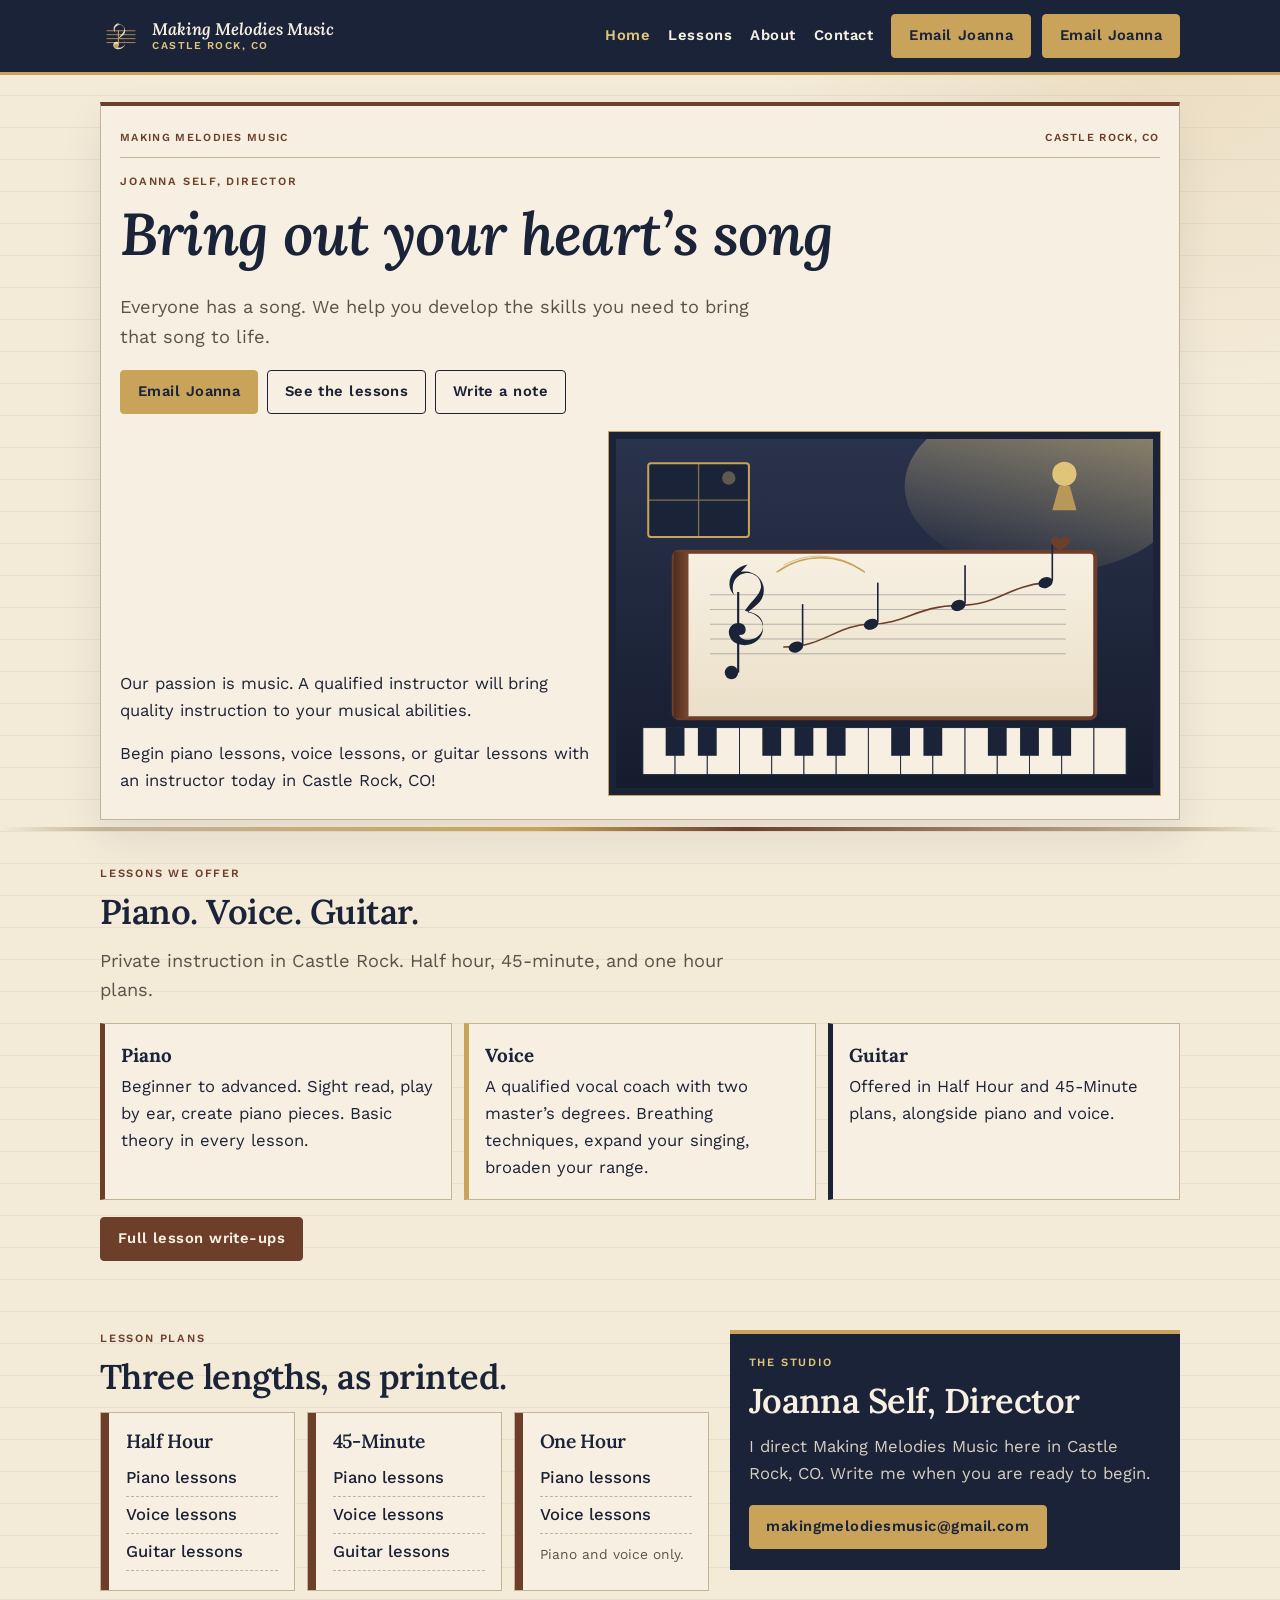
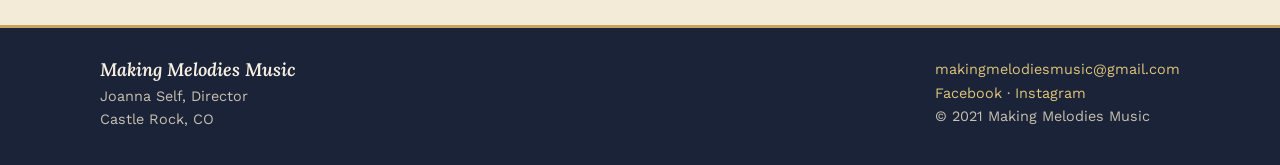
<file: index.html>
<!DOCTYPE html>
<html lang="en">
<head>
  <meta charset="utf-8">
  <meta name="viewport" content="width=device-width, initial-scale=1">
  <link rel="icon" href="assets/favicon.svg" type="image/svg+xml">
  <meta name="theme-color" content="#1a2338">
  <link rel="preconnect" href="https://fonts.googleapis.com">
  <link rel="preconnect" href="https://fonts.gstatic.com" crossorigin>
  <link href="https://fonts.googleapis.com/css2?family=Lora:ital,wght@0,500;0,600;1,500;1,600&family=Work+Sans:wght@400;500;600&display=swap" rel="stylesheet">
  <link rel="stylesheet" href="assets/styles.css">
  <title>Making Melodies Music | Private Voice, Piano &amp; Guitar Lessons | Castle Rock</title>
  <meta name="description" content="Bring out your heart's song. Private piano, voice, and guitar lessons with Joanna Self, Director of Making Melodies Music in Castle Rock, CO. Email makingmelodiesmusic@gmail.com.">
  <script type="application/ld+json">
{"@context":"https://schema.org","@type":"MusicSchool","name":"Making Melodies Music","email":"makingmelodiesmusic@gmail.com","url":"https://makingmelodiesmusic.wixsite.com/mysite","founder":{"@type":"Person","name":"Joanna Self"},"address":{"@type":"PostalAddress","addressLocality":"Castle Rock","addressRegion":"CO","addressCountry":"US"},"description":"Private piano, voice, and guitar lessons in Castle Rock, CO. Bring out your heart's song. Joanna Self, Director. Everyone has a song. We help you develop the skills you need to bring that song to life.","sameAs":["https://www.facebook.com/Making-Melodies-Music-Lessons-103261681688869","https://instagram.com/makingmelodiesmusic"]}
  </script>
</head>
<body>
  <a class="skip" href="#main">Skip to content</a>
  <header class="site-header">
    <div class="wrap header-inner">
      <a class="logo" href="index.html">
        <img src="assets/mark.svg" alt="">
        <span class="logo-word">Making Melodies Music<span>Castle Rock, CO</span></span>
      </a>
      <button class="menu-toggle" type="button" aria-expanded="false" aria-label="Open menu"><span></span></button>
      <nav class="nav" aria-label="Primary">
        <a href="index.html" aria-current="page">Home</a>
        <a href="services.html">Lessons</a>
        <a href="about.html">About</a>
        <a href="contact.html">Contact</a>
        <a class="btn btn-gold" href="mailto:makingmelodiesmusic@gmail.com">Email Joanna</a>
      </nav>
      <a class="btn btn-gold header-cta" href="mailto:makingmelodiesmusic@gmail.com">Email Joanna</a>
    </div>
  </header>

  <main id="main">
    <section class="hero">
      <div class="wrap">
        <div class="lesson-room">
          <div class="room-head">
            <span>Making Melodies Music</span>
            <span>Castle Rock, CO</span>
          </div>
          <p class="eyebrow">Joanna Self, Director</p>
          <h1>Bring out your heart’s song</h1>
          <p class="lede">Everyone has a song. We help you develop the skills you need to bring that song to life.</p>
          <div class="hero-actions">
            <a class="btn btn-gold" href="mailto:makingmelodiesmusic@gmail.com">Email Joanna</a>
            <a class="btn btn-ghost" href="services.html">See the lessons</a>
            <a class="btn btn-ghost" href="contact.html">Write a note</a>
          </div>
          <div class="hero-grid">
            <div>
              <p>Our passion is music. A qualified instructor will bring quality instruction to your musical abilities.</p>
              <p>Begin piano lessons, voice lessons, or guitar lessons with an instructor today in Castle Rock, CO!</p>
            </div>
            <figure class="score-frame">
              <img src="assets/hero.svg" alt="A lesson-room score: piano keys, a staff, and a rising melody under a warm lamp">
            </figure>
          </div>
        </div>
      </div>
    </section>

    <hr class="staff-rule">

    <section>
      <div class="wrap">
        <p class="kicker">Lessons we offer</p>
        <h2>Piano. Voice. Guitar.</h2>
        <p class="lede">Private instruction in Castle Rock. Half hour, 45-minute, and one hour plans.</p>
        <div class="trio">
          <article class="tile">
            <strong>Piano</strong>
            <p>Beginner to advanced. Sight read, play by ear, create piano pieces. Basic theory in every lesson.</p>
          </article>
          <article class="tile voice">
            <strong>Voice</strong>
            <p>A qualified vocal coach with two master’s degrees. Breathing techniques, expand your singing, broaden your range.</p>
          </article>
          <article class="tile guitar">
            <strong>Guitar</strong>
            <p>Offered in Half Hour and 45-Minute plans, alongside piano and voice.</p>
          </article>
        </div>
        <p class="actions">
          <a class="btn btn-cedar" href="services.html">Full lesson write-ups</a>
        </p>
      </div>
    </section>

    <section>
      <div class="wrap split">
        <div>
          <p class="kicker">Lesson plans</p>
          <h2>Three lengths, as printed.</h2>
          <div class="plans">
            <article class="plan">
              <h3>Half Hour</h3>
              <ul>
                <li>Piano lessons</li>
                <li>Voice lessons</li>
                <li>Guitar lessons</li>
              </ul>
            </article>
            <article class="plan">
              <h3>45-Minute</h3>
              <ul>
                <li>Piano lessons</li>
                <li>Voice lessons</li>
                <li>Guitar lessons</li>
              </ul>
            </article>
            <article class="plan">
              <h3>One Hour</h3>
              <ul>
                <li>Piano lessons</li>
                <li>Voice lessons</li>
              </ul>
              <p class="only">Piano and voice only.</p>
            </article>
          </div>
        </div>
        <aside class="director">
          <p class="kicker">The studio</p>
          <h2>Joanna Self, Director</h2>
          <p>I direct Making Melodies Music here in Castle Rock, CO. Write me when you are ready to begin.</p>
          <p class="actions">
            <a class="btn btn-gold" href="mailto:makingmelodiesmusic@gmail.com">makingmelodiesmusic@gmail.com</a>
          </p>
        </aside>
      </div>
    </section>
  </main>

  <footer class="site-footer">
    <div class="wrap footer-inner">
      <div>
        <div class="footer-brand">Making Melodies Music</div>
        <p>Joanna Self, Director<br>Castle Rock, CO</p>
      </div>
      <p>
        <a href="mailto:makingmelodiesmusic@gmail.com">makingmelodiesmusic@gmail.com</a><br>
        <a href="https://www.facebook.com/Making-Melodies-Music-Lessons-103261681688869" rel="noopener">Facebook</a>
        ·
        <a href="https://instagram.com/makingmelodiesmusic" rel="noopener">Instagram</a><br>
        © 2021 Making Melodies Music
      </p>
    </div>
  </footer>
  <nav class="dock" aria-label="Quick contact">
    <a href="mailto:makingmelodiesmusic@gmail.com">Email Joanna</a>
    <a href="https://instagram.com/makingmelodiesmusic" rel="noopener">Instagram</a>
  </nav>
  <script src="assets/site.js"></script>
</body>
</html>
</file>
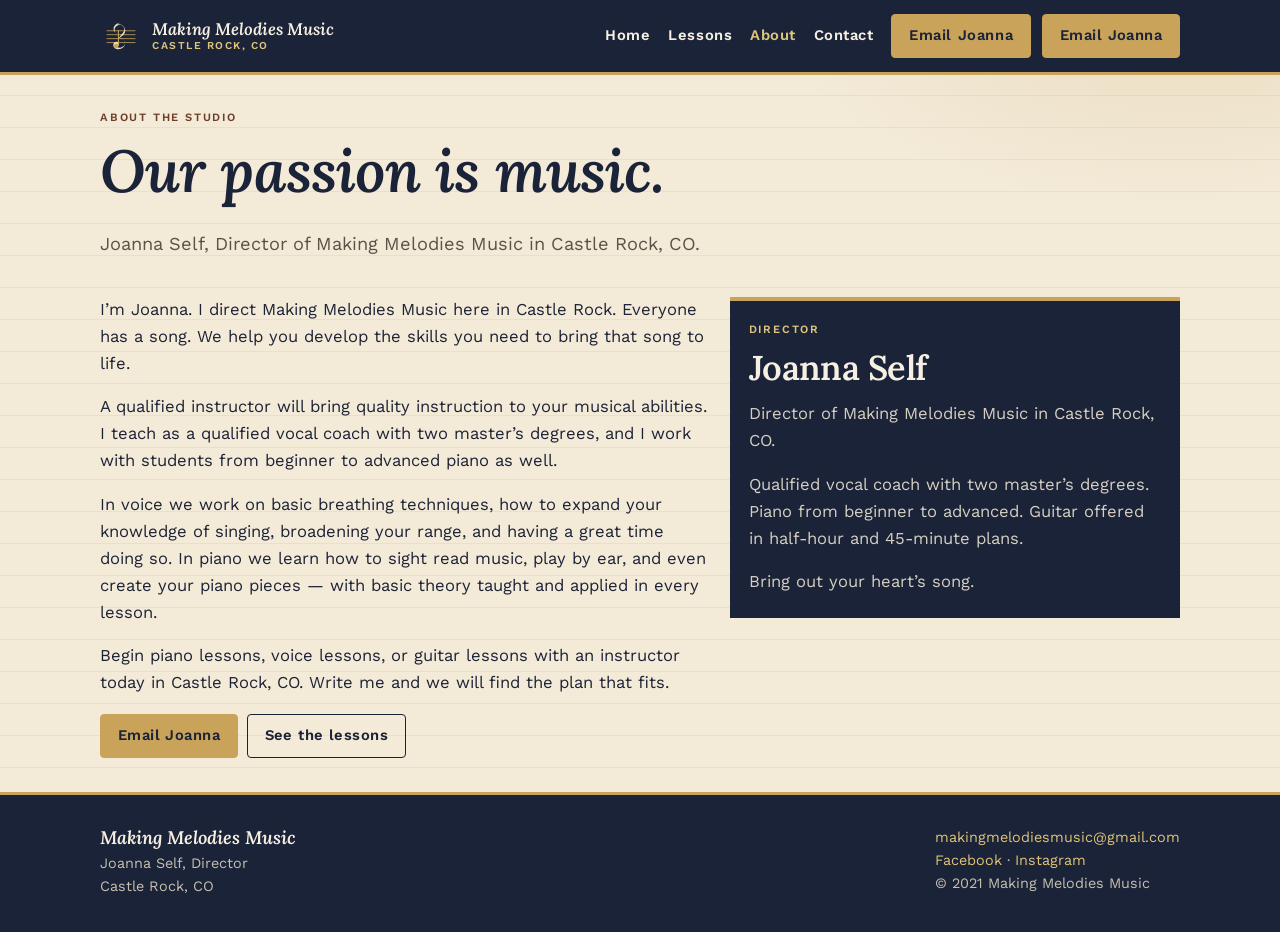
<file: about.html>
<!DOCTYPE html>
<html lang="en">
<head>
  <meta charset="utf-8">
  <meta name="viewport" content="width=device-width, initial-scale=1">
  <link rel="icon" href="assets/favicon.svg" type="image/svg+xml">
  <meta name="theme-color" content="#1a2338">
  <link rel="preconnect" href="https://fonts.googleapis.com">
  <link rel="preconnect" href="https://fonts.gstatic.com" crossorigin>
  <link href="https://fonts.googleapis.com/css2?family=Lora:ital,wght@0,500;0,600;1,500;1,600&family=Work+Sans:wght@400;500;600&display=swap" rel="stylesheet">
  <link rel="stylesheet" href="assets/styles.css">
  <title>About Joanna Self | Making Melodies Music | Castle Rock</title>
  <meta name="description" content="Joanna Self, Director of Making Melodies Music in Castle Rock, CO. A qualified instructor and vocal coach with two master's degrees. Bring out your heart's song.">
</head>
<body>
  <a class="skip" href="#main">Skip to content</a>
  <header class="site-header">
    <div class="wrap header-inner">
      <a class="logo" href="index.html">
        <img src="assets/mark.svg" alt="">
        <span class="logo-word">Making Melodies Music<span>Castle Rock, CO</span></span>
      </a>
      <button class="menu-toggle" type="button" aria-expanded="false" aria-label="Open menu"><span></span></button>
      <nav class="nav" aria-label="Primary">
        <a href="index.html">Home</a>
        <a href="services.html">Lessons</a>
        <a href="about.html" aria-current="page">About</a>
        <a href="contact.html">Contact</a>
        <a class="btn btn-gold" href="mailto:makingmelodiesmusic@gmail.com">Email Joanna</a>
      </nav>
      <a class="btn btn-gold header-cta" href="mailto:makingmelodiesmusic@gmail.com">Email Joanna</a>
    </div>
  </header>

  <main id="main">
    <section class="page-hero">
      <div class="wrap">
        <p class="eyebrow">About the studio</p>
        <h1>Our passion is music.</h1>
        <p class="lede">Joanna Self, Director of Making Melodies Music in Castle Rock, CO.</p>
      </div>
    </section>

    <section>
      <div class="wrap split">
        <div class="letter">
          <p>I’m Joanna. I direct Making Melodies Music here in Castle Rock. Everyone has a song. We help you develop the skills you need to bring that song to life.</p>
          <p>A qualified instructor will bring quality instruction to your musical abilities. I teach as a qualified vocal coach with two master’s degrees, and I work with students from beginner to advanced piano as well.</p>
          <p>In voice we work on basic breathing techniques, how to expand your knowledge of singing, broadening your range, and having a great time doing so. In piano we learn how to sight read music, play by ear, and even create your piano pieces — with basic theory taught and applied in every lesson.</p>
          <p>Begin piano lessons, voice lessons, or guitar lessons with an instructor today in Castle Rock, CO. Write me and we will find the plan that fits.</p>
          <p class="actions">
            <a class="btn btn-gold" href="mailto:makingmelodiesmusic@gmail.com">Email Joanna</a>
            <a class="btn btn-ghost" href="services.html">See the lessons</a>
          </p>
        </div>
        <aside class="director">
          <p class="kicker">Director</p>
          <h2>Joanna Self</h2>
          <p>Director of Making Melodies Music in Castle Rock, CO.</p>
          <p>Qualified vocal coach with two master’s degrees. Piano from beginner to advanced. Guitar offered in half-hour and 45-minute plans.</p>
          <p>Bring out your heart’s song.</p>
        </aside>
      </div>
    </section>
  </main>

  <footer class="site-footer">
    <div class="wrap footer-inner">
      <div>
        <div class="footer-brand">Making Melodies Music</div>
        <p>Joanna Self, Director<br>Castle Rock, CO</p>
      </div>
      <p>
        <a href="mailto:makingmelodiesmusic@gmail.com">makingmelodiesmusic@gmail.com</a><br>
        <a href="https://www.facebook.com/Making-Melodies-Music-Lessons-103261681688869" rel="noopener">Facebook</a>
        ·
        <a href="https://instagram.com/makingmelodiesmusic" rel="noopener">Instagram</a><br>
        © 2021 Making Melodies Music
      </p>
    </div>
  </footer>
  <nav class="dock" aria-label="Quick contact">
    <a href="mailto:makingmelodiesmusic@gmail.com">Email Joanna</a>
    <a href="https://instagram.com/makingmelodiesmusic" rel="noopener">Instagram</a>
  </nav>
  <script src="assets/site.js"></script>
</body>
</html>
</file>
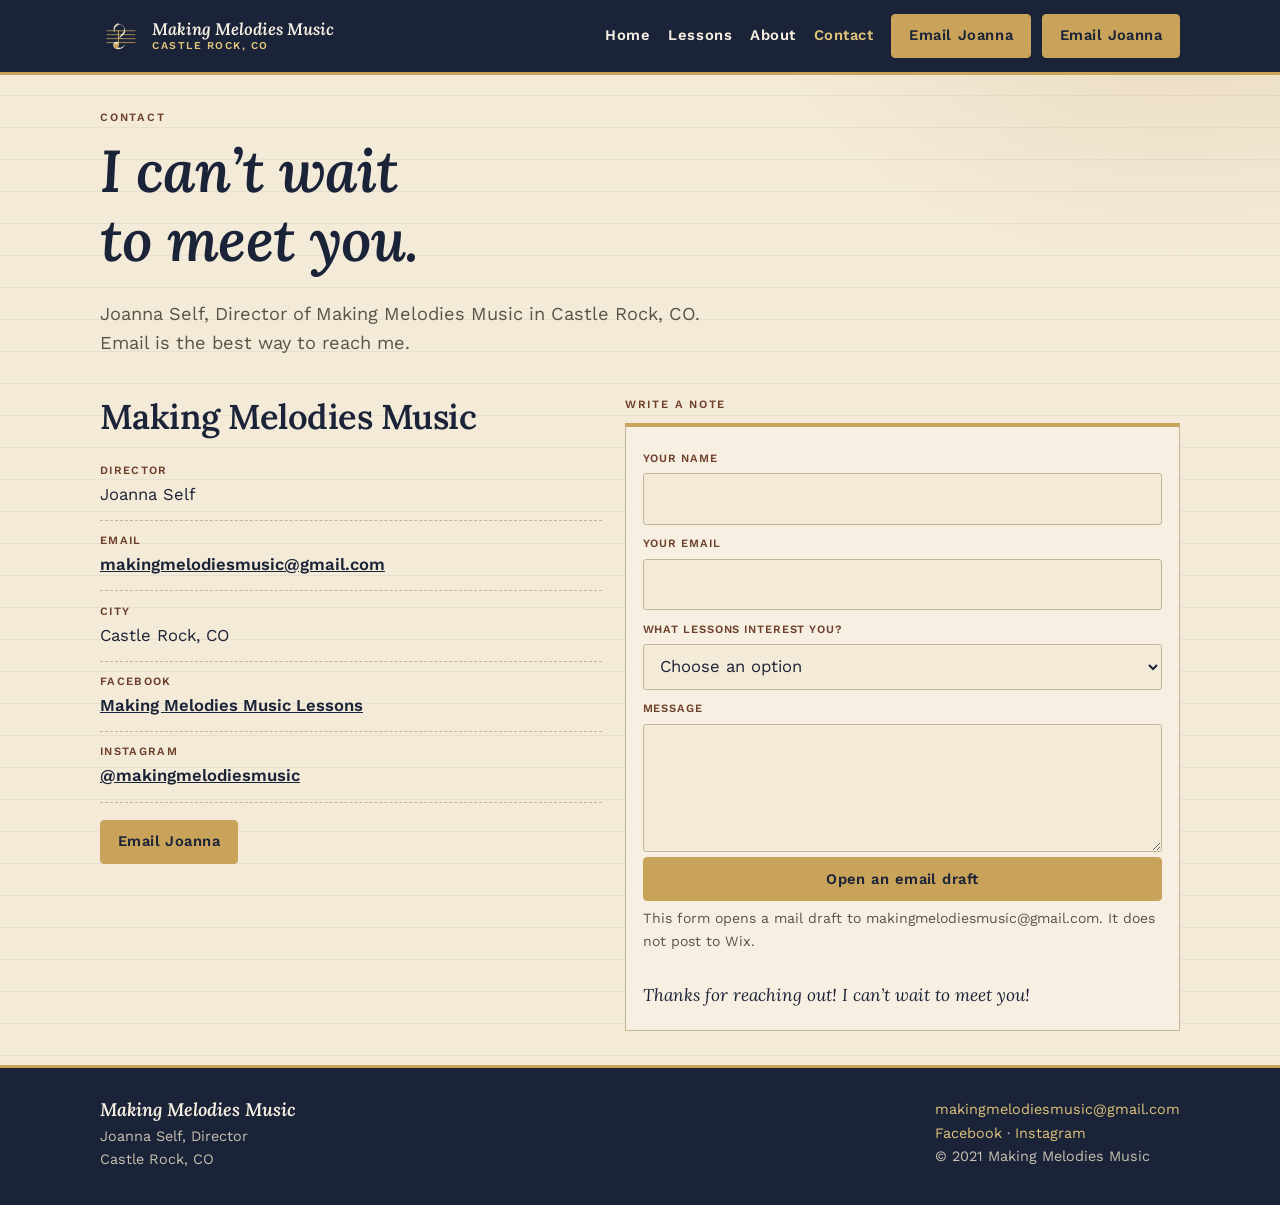
<file: contact.html>
<!DOCTYPE html>
<html lang="en">
<head>
  <meta charset="utf-8">
  <meta name="viewport" content="width=device-width, initial-scale=1">
  <link rel="icon" href="assets/favicon.svg" type="image/svg+xml">
  <meta name="theme-color" content="#1a2338">
  <link rel="preconnect" href="https://fonts.googleapis.com">
  <link rel="preconnect" href="https://fonts.gstatic.com" crossorigin>
  <link href="https://fonts.googleapis.com/css2?family=Lora:ital,wght@0,500;0,600;1,500;1,600&family=Work+Sans:wght@400;500;600&display=swap" rel="stylesheet">
  <link rel="stylesheet" href="assets/styles.css">
  <title>Contact | Making Melodies Music | Castle Rock</title>
  <meta name="description" content="Write Joanna Self at makingmelodiesmusic@gmail.com. Making Melodies Music, Castle Rock, CO. Facebook and Instagram.">
</head>
<body>
  <a class="skip" href="#main">Skip to content</a>
  <header class="site-header">
    <div class="wrap header-inner">
      <a class="logo" href="index.html">
        <img src="assets/mark.svg" alt="">
        <span class="logo-word">Making Melodies Music<span>Castle Rock, CO</span></span>
      </a>
      <button class="menu-toggle" type="button" aria-expanded="false" aria-label="Open menu"><span></span></button>
      <nav class="nav" aria-label="Primary">
        <a href="index.html">Home</a>
        <a href="services.html">Lessons</a>
        <a href="about.html">About</a>
        <a href="contact.html" aria-current="page">Contact</a>
        <a class="btn btn-gold" href="mailto:makingmelodiesmusic@gmail.com">Email Joanna</a>
      </nav>
      <a class="btn btn-gold header-cta" href="mailto:makingmelodiesmusic@gmail.com">Email Joanna</a>
    </div>
  </header>

  <main id="main">
    <section class="page-hero">
      <div class="wrap">
        <p class="eyebrow">Contact</p>
        <h1>I can’t wait to meet you.</h1>
        <p class="lede">Joanna Self, Director of Making Melodies Music in Castle Rock, CO. Email is the best way to reach me.</p>
      </div>
    </section>

    <section>
      <div class="wrap contact-grid">
        <div>
          <h2>Making Melodies Music</h2>
          <ul class="contact-list">
            <li><span>Director</span>Joanna Self</li>
            <li><span>Email</span><a href="mailto:makingmelodiesmusic@gmail.com">makingmelodiesmusic@gmail.com</a></li>
            <li><span>City</span>Castle Rock, CO</li>
            <li><span>Facebook</span><a href="https://www.facebook.com/Making-Melodies-Music-Lessons-103261681688869" rel="noopener">Making Melodies Music Lessons</a></li>
            <li><span>Instagram</span><a href="https://instagram.com/makingmelodiesmusic" rel="noopener">@makingmelodiesmusic</a></li>
          </ul>
          <p class="actions">
            <a class="btn btn-gold" href="mailto:makingmelodiesmusic@gmail.com">Email Joanna</a>
          </p>
        </div>
        <div>
          <p class="kicker">Write a note</p>
          <form data-quote-form>
            <label for="name">Your name</label>
            <input id="name" name="name" autocomplete="name">
            <label for="email">Your email</label>
            <input id="email" name="email" type="email" required autocomplete="email">
            <label for="lessons">What lessons interest you?</label>
            <select id="lessons" name="lessons">
              <option value="">Choose an option</option>
              <option>Piano</option>
              <option>Voice</option>
              <option>Guitar</option>
              <option>Piano and voice</option>
              <option>Not sure yet</option>
            </select>
            <label for="message">Message</label>
            <textarea id="message" name="message"></textarea>
            <button class="btn btn-gold" type="submit">Open an email draft</button>
            <p class="note">This form opens a mail draft to makingmelodiesmusic@gmail.com. It does not post to Wix.</p>
            <p class="thanks">Thanks for reaching out! I can’t wait to meet you!</p>
          </form>
        </div>
      </div>
    </section>
  </main>

  <footer class="site-footer">
    <div class="wrap footer-inner">
      <div>
        <div class="footer-brand">Making Melodies Music</div>
        <p>Joanna Self, Director<br>Castle Rock, CO</p>
      </div>
      <p>
        <a href="mailto:makingmelodiesmusic@gmail.com">makingmelodiesmusic@gmail.com</a><br>
        <a href="https://www.facebook.com/Making-Melodies-Music-Lessons-103261681688869" rel="noopener">Facebook</a>
        ·
        <a href="https://instagram.com/makingmelodiesmusic" rel="noopener">Instagram</a><br>
        © 2021 Making Melodies Music
      </p>
    </div>
  </footer>
  <nav class="dock" aria-label="Quick contact">
    <a href="mailto:makingmelodiesmusic@gmail.com">Email Joanna</a>
    <a href="https://instagram.com/makingmelodiesmusic" rel="noopener">Instagram</a>
  </nav>
  <script src="assets/site.js"></script>
</body>
</html>
</file>
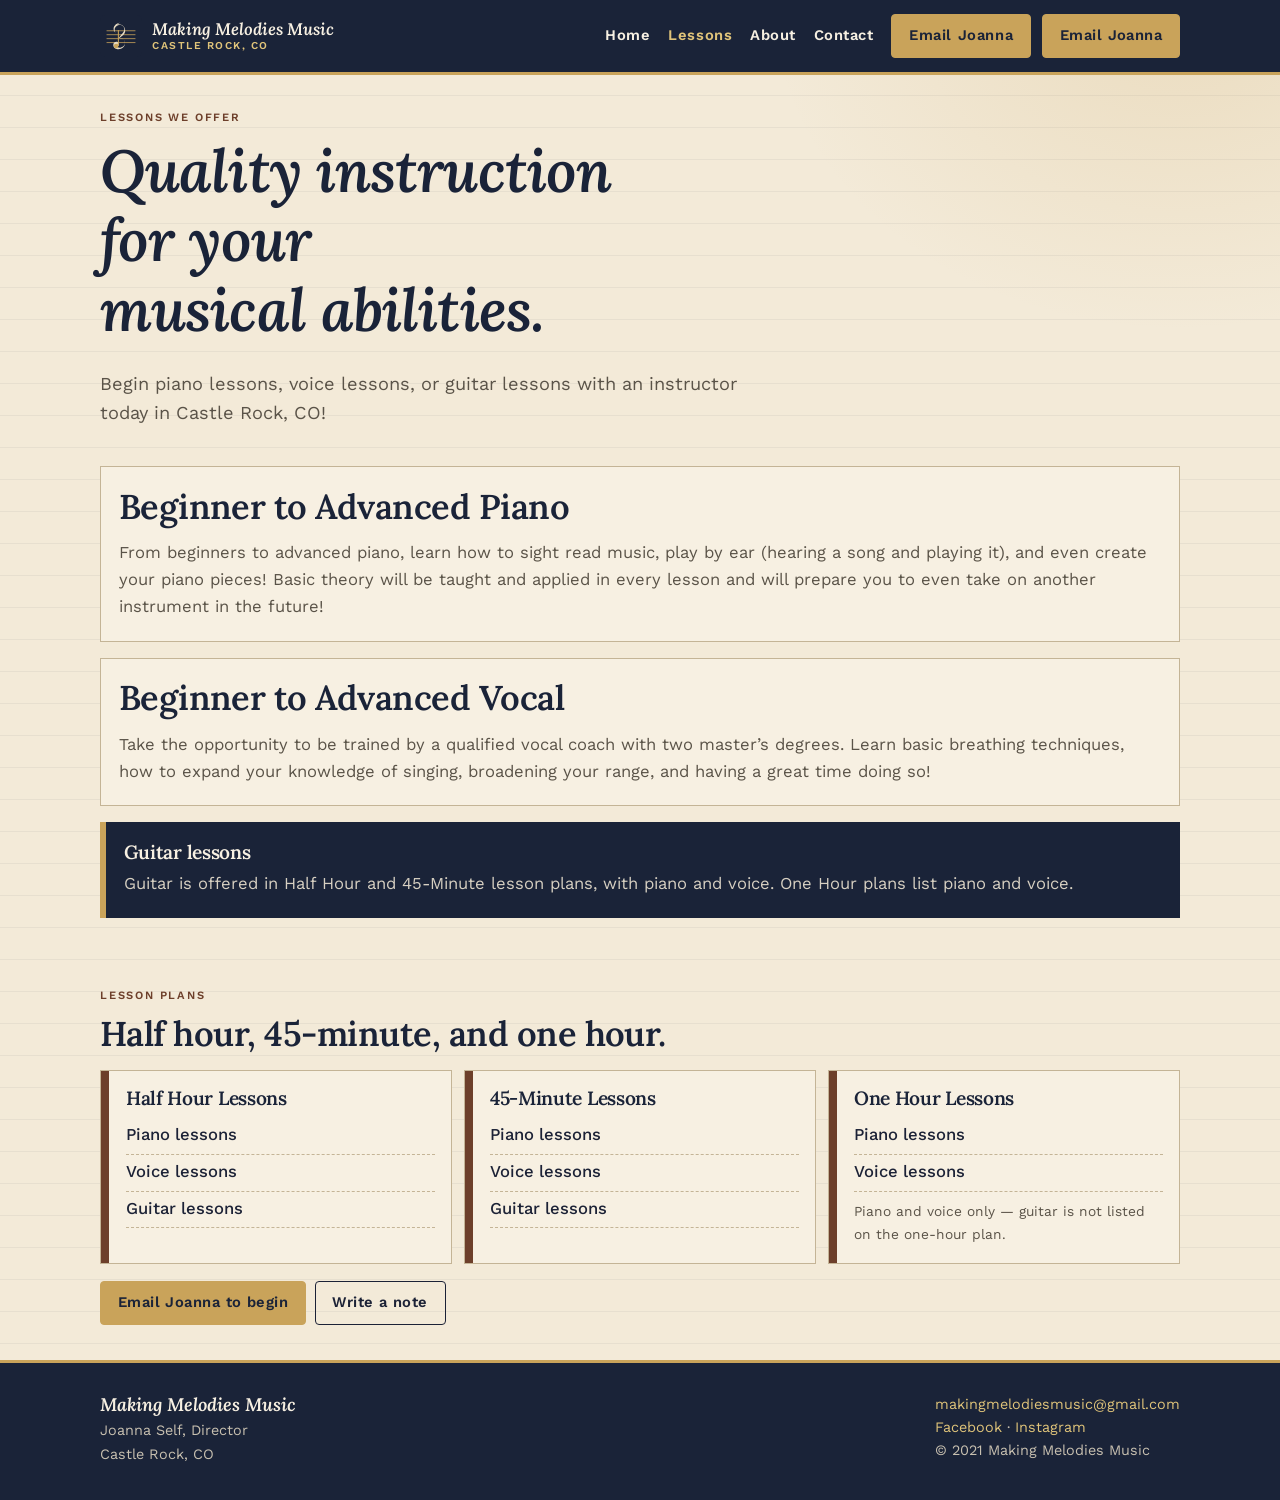
<file: services.html>
<!DOCTYPE html>
<html lang="en">
<head>
  <meta charset="utf-8">
  <meta name="viewport" content="width=device-width, initial-scale=1">
  <link rel="icon" href="assets/favicon.svg" type="image/svg+xml">
  <meta name="theme-color" content="#1a2338">
  <link rel="preconnect" href="https://fonts.googleapis.com">
  <link rel="preconnect" href="https://fonts.gstatic.com" crossorigin>
  <link href="https://fonts.googleapis.com/css2?family=Lora:ital,wght@0,500;0,600;1,500;1,600&family=Work+Sans:wght@400;500;600&display=swap" rel="stylesheet">
  <link rel="stylesheet" href="assets/styles.css">
  <title>Lessons | Making Melodies Music | Castle Rock</title>
  <meta name="description" content="Beginner to advanced piano and vocal lessons in Castle Rock, CO. Guitar in half-hour and 45-minute plans. Joanna Self, Making Melodies Music.">
</head>
<body>
  <a class="skip" href="#main">Skip to content</a>
  <header class="site-header">
    <div class="wrap header-inner">
      <a class="logo" href="index.html">
        <img src="assets/mark.svg" alt="">
        <span class="logo-word">Making Melodies Music<span>Castle Rock, CO</span></span>
      </a>
      <button class="menu-toggle" type="button" aria-expanded="false" aria-label="Open menu"><span></span></button>
      <nav class="nav" aria-label="Primary">
        <a href="index.html">Home</a>
        <a href="services.html" aria-current="page">Lessons</a>
        <a href="about.html">About</a>
        <a href="contact.html">Contact</a>
        <a class="btn btn-gold" href="mailto:makingmelodiesmusic@gmail.com">Email Joanna</a>
      </nav>
      <a class="btn btn-gold header-cta" href="mailto:makingmelodiesmusic@gmail.com">Email Joanna</a>
    </div>
  </header>

  <main id="main">
    <section class="page-hero">
      <div class="wrap">
        <p class="eyebrow">Lessons we offer</p>
        <h1>Quality instruction for your musical abilities.</h1>
        <p class="lede">Begin piano lessons, voice lessons, or guitar lessons with an instructor today in Castle Rock, CO!</p>
      </div>
    </section>

    <section>
      <div class="wrap">
        <article class="offer">
          <h2>Beginner to Advanced Piano</h2>
          <p>From beginners to advanced piano, learn how to sight read music, play by ear (hearing a song and playing it), and even create your piano pieces! Basic theory will be taught and applied in every lesson and will prepare you to even take on another instrument in the future!</p>
        </article>
        <article class="offer">
          <h2>Beginner to Advanced Vocal</h2>
          <p>Take the opportunity to be trained by a qualified vocal coach with two master’s degrees. Learn basic breathing techniques, how to expand your knowledge of singing, broadening your range, and having a great time doing so!</p>
        </article>
        <article class="guitar-list">
          <h3>Guitar lessons</h3>
          <p>Guitar is offered in Half Hour and 45-Minute lesson plans, with piano and voice. One Hour plans list piano and voice.</p>
        </article>
      </div>
    </section>

    <section>
      <div class="wrap">
        <p class="kicker">Lesson plans</p>
        <h2>Half hour, 45-minute, and one hour.</h2>
        <div class="plans">
          <article class="plan">
            <h3>Half Hour Lessons</h3>
            <ul>
              <li>Piano lessons</li>
              <li>Voice lessons</li>
              <li>Guitar lessons</li>
            </ul>
          </article>
          <article class="plan">
            <h3>45-Minute Lessons</h3>
            <ul>
              <li>Piano lessons</li>
              <li>Voice lessons</li>
              <li>Guitar lessons</li>
            </ul>
          </article>
          <article class="plan">
            <h3>One Hour Lessons</h3>
            <ul>
              <li>Piano lessons</li>
              <li>Voice lessons</li>
            </ul>
            <p class="only">Piano and voice only — guitar is not listed on the one-hour plan.</p>
          </article>
        </div>
        <p class="actions">
          <a class="btn btn-gold" href="mailto:makingmelodiesmusic@gmail.com">Email Joanna to begin</a>
          <a class="btn btn-ghost" href="contact.html">Write a note</a>
        </p>
      </div>
    </section>
  </main>

  <footer class="site-footer">
    <div class="wrap footer-inner">
      <div>
        <div class="footer-brand">Making Melodies Music</div>
        <p>Joanna Self, Director<br>Castle Rock, CO</p>
      </div>
      <p>
        <a href="mailto:makingmelodiesmusic@gmail.com">makingmelodiesmusic@gmail.com</a><br>
        <a href="https://www.facebook.com/Making-Melodies-Music-Lessons-103261681688869" rel="noopener">Facebook</a>
        ·
        <a href="https://instagram.com/makingmelodiesmusic" rel="noopener">Instagram</a><br>
        © 2021 Making Melodies Music
      </p>
    </div>
  </footer>
  <nav class="dock" aria-label="Quick contact">
    <a href="mailto:makingmelodiesmusic@gmail.com">Email Joanna</a>
    <a href="https://instagram.com/makingmelodiesmusic" rel="noopener">Instagram</a>
  </nav>
  <script src="assets/site.js"></script>
</body>
</html>
</file>
<file: assets/styles.css>
/* Making Melodies Music — Castle Rock lesson room
   Staff-paper cream, cedar, dusk indigo, soft gold.
   Lora + Work Sans. Not champagne/espresso/blush, not steel/amber,
   not turf/navy, not enamel/clay. */

:root {
  --paper: #f3ead8;
  --paper-2: #e8dcc4;
  --desk: #f7f0e2;
  --ink: #1c2236;
  --dusk: #1a2338;
  --dusk-2: #243049;
  --cedar: #6d3f2a;
  --cedar-deep: #4e2c1d;
  --gold: #c9a35a;
  --gold-soft: #e0c47a;
  --mute: #5a5348;
  --rule: #c4b496;
  --wrap: min(1080px, calc(100% - 1.35rem));
  --display: "Lora", "Iowan Old Style", Georgia, serif;
  --sans: "Work Sans", "Avenir Next", "Segoe UI", sans-serif;
}

*, *::before, *::after { box-sizing: border-box; }
html { scroll-behavior: smooth; }
body {
  margin: 0;
  font-family: var(--sans);
  color: var(--ink);
  background-color: var(--paper);
  background-image:
    radial-gradient(ellipse 55% 38% at 92% 0%, rgba(201, 163, 90, 0.2), transparent 58%),
    repeating-linear-gradient(
      to bottom,
      transparent 0,
      transparent 31px,
      rgba(26, 35, 56, 0.055) 31px,
      rgba(26, 35, 56, 0.055) 32px
    );
  line-height: 1.62;
  font-size: 1.04rem;
  -webkit-font-smoothing: antialiased;
  padding-bottom: 4.5rem;
}
@media (min-width: 760px) {
  body { padding-bottom: 0; }
}
img, svg { max-width: 100%; height: auto; display: block; }
a { color: inherit; }
h1, h2, h3 {
  font-family: var(--display);
  font-weight: 600;
  letter-spacing: -0.015em;
  line-height: 1.18;
  margin: 0 0 0.4em;
  text-wrap: balance;
  color: var(--dusk);
}
h1 { font-size: clamp(2.05rem, 6.4vw, 3.7rem); font-style: italic; font-weight: 600; }
h2 { font-size: clamp(1.45rem, 3.6vw, 2.15rem); }
h3 { font-size: 1.2rem; }
p { margin: 0 0 1em; }
p:last-child { margin-bottom: 0; }

.skip {
  position: absolute; left: -999px; top: 0;
  background: var(--dusk); color: var(--gold-soft);
  padding: 0.5rem 0.85rem; z-index: 100;
  font-family: var(--sans); font-weight: 600;
}
.skip:focus { left: 0.5rem; top: 0.5rem; }
.wrap { width: var(--wrap); margin-inline: auto; }

.eyebrow, .kicker {
  font-family: var(--sans);
  font-weight: 600;
  letter-spacing: 0.16em;
  text-transform: uppercase;
  font-size: 0.7rem;
  color: var(--cedar);
  margin: 0 0 0.5rem;
}
.lede {
  font-size: 1.14rem;
  color: var(--mute);
  max-width: 40rem;
}

.site-header {
  position: sticky; top: 0; z-index: 40;
  background: var(--dusk);
  color: var(--desk);
  border-bottom: 3px solid var(--gold);
}
.header-inner {
  display: flex; align-items: center; gap: 0.7rem; min-height: 72px;
}
.logo {
  display: flex; align-items: center; gap: 0.65rem;
  text-decoration: none; color: inherit; margin-right: auto;
}
.logo img { width: 42px; height: 42px; }
.logo-word {
  font-family: var(--display);
  font-weight: 600;
  font-size: 1.05rem;
  line-height: 1.15;
  font-style: italic;
}
.logo-word span {
  display: block;
  font-family: var(--sans);
  font-style: normal;
  font-size: 0.66rem;
  letter-spacing: 0.14em;
  text-transform: uppercase;
  color: var(--gold-soft);
  font-weight: 600;
}
.menu-toggle {
  display: none;
  width: 44px; height: 44px;
  background: transparent;
  border: 1px solid var(--gold);
  color: var(--desk);
  cursor: pointer;
  position: relative;
}
.menu-toggle span,
.menu-toggle span::before,
.menu-toggle span::after {
  content: "";
  display: block;
  width: 18px; height: 2px;
  background: var(--desk);
  position: absolute; left: 12px;
}
.menu-toggle span { top: 21px; }
.menu-toggle span::before { top: -6px; }
.menu-toggle span::after { top: 6px; }
.nav { display: flex; align-items: center; gap: 1.1rem; }
.nav a {
  text-decoration: none;
  font-weight: 600;
  letter-spacing: 0.04em;
  font-size: 0.92rem;
}
.nav a[aria-current="page"] { color: var(--gold-soft); }
.header-cta { flex-shrink: 0; }

.btn {
  display: inline-flex; align-items: center; justify-content: center;
  min-height: 44px;
  padding: 0.48rem 1.05rem;
  font-family: var(--sans);
  font-weight: 600;
  letter-spacing: 0.03em;
  font-size: 0.92rem;
  text-decoration: none;
  border: 1px solid transparent;
  cursor: pointer;
  border-radius: 4px;
}
.btn-gold {
  background: var(--gold);
  color: var(--dusk);
  border-color: var(--gold);
}
.btn-gold:hover { background: var(--gold-soft); }
.btn-ghost {
  background: transparent;
  color: inherit;
  border-color: currentColor;
}
.btn-cedar {
  background: var(--cedar);
  color: var(--desk);
  border-color: var(--cedar);
}
.btn-cedar:hover { background: var(--cedar-deep); }
.hero-actions, .actions {
  display: flex; flex-wrap: wrap; gap: 0.55rem;
  margin: 1.05rem 0 0;
}

.hero { padding: 1.7rem 0 0.4rem; }
.lesson-room {
  background: var(--desk);
  border: 1px solid var(--rule);
  border-top: 4px solid var(--cedar);
  padding: 1.4rem 1.2rem 1.5rem;
  box-shadow: 0 18px 40px rgba(26, 35, 56, 0.08);
}
.room-head {
  display: flex; flex-wrap: wrap; gap: 0.35rem 1rem;
  justify-content: space-between;
  font-weight: 600;
  letter-spacing: 0.12em;
  text-transform: uppercase;
  font-size: 0.68rem;
  color: var(--cedar);
  border-bottom: 1px solid var(--rule);
  padding: 0 0 0.65rem;
  margin-bottom: 0.95rem;
}
.hero-grid {
  display: grid; gap: 1.2rem;
  margin-top: 1.15rem;
}
@media (min-width: 860px) {
  .hero-grid { grid-template-columns: 0.92fr 1.08fr; align-items: end; }
}
.score-frame {
  margin: 0;
  background: var(--dusk);
  padding: 0.45rem;
  box-shadow: 0 0 0 1px var(--gold);
}
.score-frame img { width: 100%; }

section { padding: 2.15rem 0; }
.staff-rule {
  height: 4px;
  border: 0;
  margin: 0;
  background:
    linear-gradient(90deg, transparent, var(--rule) 8%, var(--gold) 42%, var(--cedar) 58%, var(--rule) 92%, transparent);
}

.trio {
  display: grid; gap: 0.75rem;
  margin-top: 1rem;
}
@media (min-width: 700px) {
  .trio { grid-template-columns: repeat(3, 1fr); }
}
.tile {
  background: var(--desk);
  border: 1px solid var(--rule);
  padding: 1rem 1rem 1.1rem;
  border-left: 5px solid var(--cedar);
}
.tile.voice { border-left-color: var(--gold); }
.tile.guitar { border-left-color: var(--dusk); }
.tile strong {
  display: block;
  font-family: var(--display);
  font-size: 1.18rem;
  color: var(--dusk);
  margin-bottom: 0.2rem;
}

.plans {
  display: grid; gap: 0.75rem;
  margin-top: 1rem;
}
@media (min-width: 760px) {
  .plans { grid-template-columns: repeat(3, 1fr); }
}
.plan {
  background: var(--desk);
  border: 1px solid var(--rule);
  padding: 1.05rem 1rem 1.15rem;
  position: relative;
}
.plan::before {
  content: "";
  position: absolute;
  left: 0; top: 0; bottom: 0;
  width: 8px;
  background: var(--cedar);
}
.plan h3 { padding-left: 0.55rem; }
.plan ul {
  list-style: none;
  margin: 0.4rem 0 0;
  padding: 0 0 0 0.55rem;
}
.plan li {
  padding: 0.28rem 0;
  border-bottom: 1px dashed var(--rule);
  font-weight: 500;
}
.plan .only {
  font-size: 0.86rem;
  color: var(--mute);
  margin-top: 0.55rem;
  padding-left: 0.55rem;
}

.split { display: grid; gap: 1.35rem; }
@media (min-width: 820px) {
  .split { grid-template-columns: 1.15fr 0.85fr; align-items: start; }
}

.director {
  background: var(--dusk);
  color: var(--desk);
  padding: 1.25rem 1.15rem 1.35rem;
  border-top: 4px solid var(--gold);
}
.director h2, .director h3 { color: var(--desk); }
.director .kicker { color: var(--gold-soft); }
.director p { color: #d7d0c2; }

.offer {
  background: var(--desk);
  border: 1px solid var(--rule);
  padding: 1.15rem 1.1rem 1.25rem;
  margin: 0 0 1rem;
}
.offer h3 { margin-bottom: 0.35rem; }
.offer p { color: var(--mute); }

.guitar-list {
  background: var(--dusk);
  color: var(--desk);
  padding: 1.15rem 1.1rem 1.25rem;
  border-left: 6px solid var(--gold);
}
.guitar-list h3 { color: var(--desk); }
.guitar-list p { color: #d7d0c2; }

.contact-list { list-style: none; padding: 0; margin: 0 0 1.1rem; }
.contact-list li {
  padding: 0.7rem 0;
  border-bottom: 1px dashed var(--rule);
}
.contact-list span {
  display: block;
  letter-spacing: 0.12em;
  text-transform: uppercase;
  font-size: 0.7rem;
  color: var(--cedar);
  margin-bottom: 0.12rem;
  font-weight: 600;
}
.contact-list a { font-weight: 600; color: var(--dusk); }

form {
  display: grid; gap: 0.35rem;
  background: var(--desk);
  border: 1px solid var(--rule);
  border-top: 4px solid var(--gold);
  padding: 1.15rem 1.05rem 1.25rem;
}
label {
  font-weight: 600;
  letter-spacing: 0.08em;
  text-transform: uppercase;
  font-size: 0.7rem;
  margin-top: 0.3rem;
  color: var(--cedar);
}
input, textarea, select {
  font: inherit;
  padding: 0.7rem 0.75rem;
  border: 1px solid var(--rule);
  background: var(--paper);
  color: var(--ink);
  width: 100%;
  min-height: 44px;
  border-radius: 3px;
}
textarea { min-height: 8rem; resize: vertical; }
.note { font-size: 0.88rem; color: var(--mute); }
.thanks {
  font-family: var(--display);
  font-style: italic;
  color: var(--dusk);
  font-size: 1.08rem;
  margin-top: 0.6rem;
}
.contact-grid { display: grid; gap: 1.4rem; }
@media (min-width: 820px) {
  .contact-grid { grid-template-columns: 0.95fr 1.05fr; align-items: start; }
}

.page-hero { padding: 2.15rem 0 0.25rem; }
.page-hero h1 { max-width: 16ch; }

.letter p { max-width: 42rem; }

.site-footer {
  background: var(--dusk);
  color: #c8c0b0;
  padding: 1.7rem 0 2.1rem;
  font-size: 0.9rem;
  border-top: 3px solid var(--gold);
}
.site-footer a { color: var(--gold-soft); text-decoration: none; }
.site-footer a:hover { text-decoration: underline; }
.footer-inner {
  display: flex; flex-wrap: wrap; gap: 0.7rem 1.3rem;
  justify-content: space-between; align-items: center;
}
.footer-brand {
  font-family: var(--display);
  color: var(--desk);
  font-size: 1.14rem;
  font-weight: 600;
  font-style: italic;
}

.dock {
  position: fixed; left: 0; right: 0; bottom: 0; z-index: 50;
  display: grid; grid-template-columns: 1fr 1fr;
  background: var(--dusk);
  border-top: 3px solid var(--gold);
}
.dock a {
  text-decoration: none;
  color: var(--desk);
  font-weight: 600;
  letter-spacing: 0.05em;
  font-size: 0.88rem;
  min-height: 52px;
  display: flex; align-items: center; justify-content: center;
}
.dock a:first-child { background: var(--cedar); color: var(--desk); }
@media (min-width: 760px) { .dock { display: none; } }

@media (max-width: 759px) {
  .menu-toggle { display: block; }
  .header-cta { display: none; }
  .nav {
    display: none;
    position: absolute; left: 0; right: 0; top: 100%;
    background: var(--dusk);
    flex-direction: column; align-items: stretch;
    padding: 0.7rem 1rem 1rem;
    gap: 0;
  }
  .nav.is-open { display: flex; }
  .nav a { padding: 0.8rem 0.15rem; border-bottom: 1px solid var(--dusk-2); }
  .nav .btn { margin-top: 0.7rem; }
}
</file>
